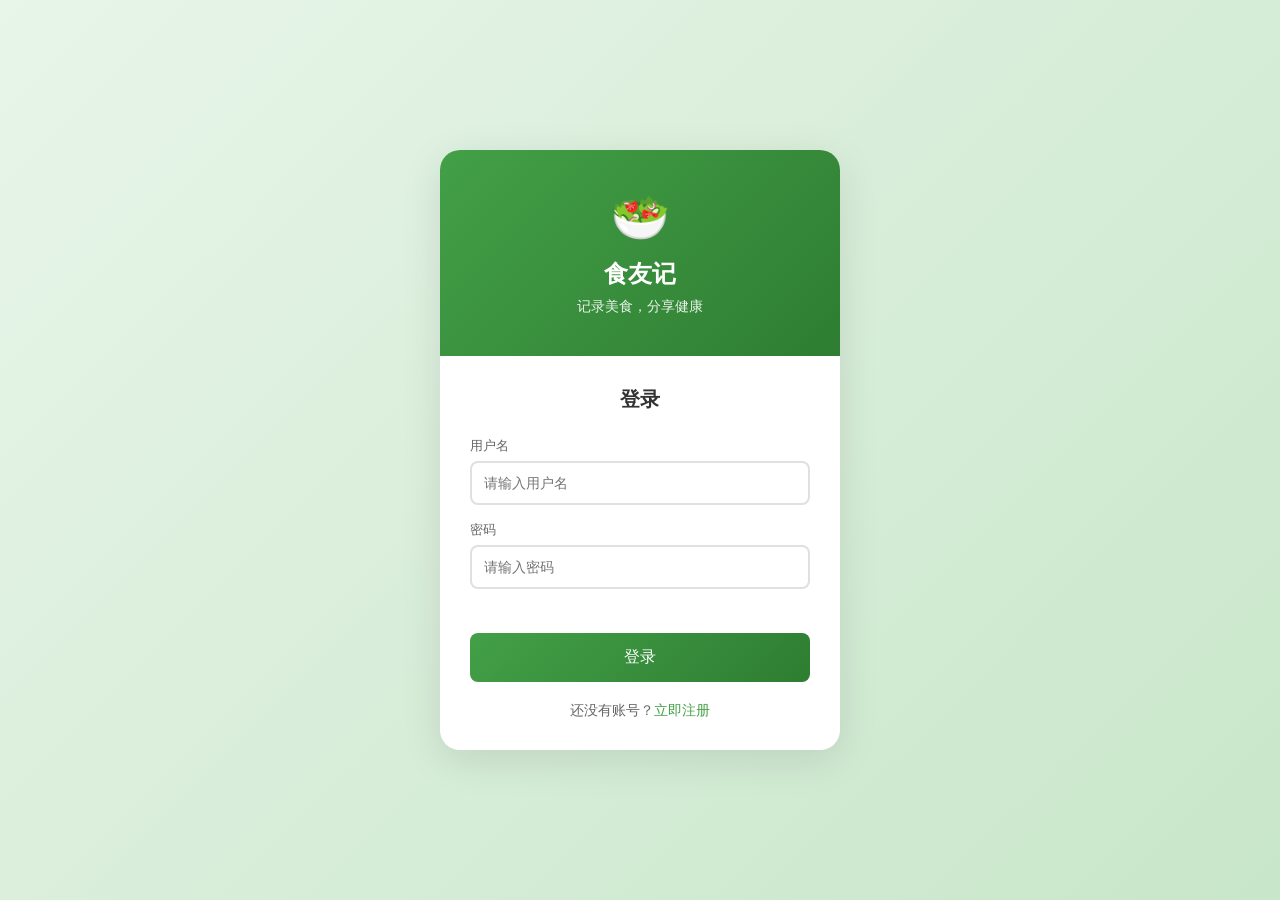
<file: templates/auth.html>
<!DOCTYPE html>
<html lang="zh-CN">
<head>
    <meta charset="UTF-8">
    <meta name="viewport" content="width=device-width, initial-scale=1.0">
    <meta http-equiv="Cache-Control" content="no-cache, no-store, must-revalidate">
    <title>食友记 - 登录</title>
    <link rel="stylesheet" href="/static/css/style.css">
</head>
<body class="auth-body">
    <div class="auth-container">
        <div class="auth-card">
            <div class="auth-header">
                <div class="auth-logo">🥗</div>
                <h1>食友记</h1>
                <p>记录美食，分享健康</p>
            </div>

            <!-- 登录表单 -->
            <div id="loginForm" class="auth-form">
                <h2>登录</h2>
                <div class="form-group">
                    <label>用户名</label>
                    <input type="text" id="loginUsername" placeholder="请输入用户名">
                </div>
                <div class="form-group">
                    <label>密码</label>
                    <input type="password" id="loginPassword" placeholder="请输入密码">
                </div>
                <div class="form-error" id="loginError"></div>
                <button class="auth-btn" onclick="handleLogin()">登录</button>
                <p class="auth-switch">还没有账号？<a href="#" onclick="showRegister()">立即注册</a></p>
            </div>

            <!-- 注册表单 -->
            <div id="registerForm" class="auth-form" style="display: none;">
                <h2>注册</h2>
                <div class="form-group">
                    <label>用户名</label>
                    <input type="text" id="regUsername" placeholder="2-20个字符">
                </div>
                <div class="form-group">
                    <label>密码</label>
                    <input type="password" id="regPassword" placeholder="至少6位">
                </div>
                <div class="form-group">
                    <label>性别</label>
                    <div class="radio-group">
                        <label class="radio-label">
                            <input type="radio" name="gender" value="male" checked> 男
                        </label>
                        <label class="radio-label">
                            <input type="radio" name="gender" value="female"> 女
                        </label>
                    </div>
                </div>
                <div class="form-row">
                    <div class="form-group half">
                        <label>身高 (cm)</label>
                        <input type="number" id="regHeight" placeholder="170">
                    </div>
                    <div class="form-group half">
                        <label>体重 (kg)</label>
                        <input type="number" id="regWeight" placeholder="65">
                    </div>
                </div>
                <div class="form-group">
                    <label>目标</label>
                    <select id="regGoal">
                        <option value="lose_weight">减重</option>
                        <option value="gain_muscle">增肌</option>
                        <option value="maintain">保持规律饮食</option>
                    </select>
                </div>
                <div class="form-error" id="registerError"></div>
                <button class="auth-btn" onclick="handleRegister()">注册</button>
                <p class="auth-switch">已有账号？<a href="#" onclick="showLogin()">立即登录</a></p>
            </div>
        </div>
    </div>

    <script>
        function showLogin() {
            document.getElementById('loginForm').style.display = 'block';
            document.getElementById('registerForm').style.display = 'none';
        }

        function showRegister() {
            document.getElementById('loginForm').style.display = 'none';
            document.getElementById('registerForm').style.display = 'block';
        }

        async function handleLogin() {
            const username = document.getElementById('loginUsername').value.trim();
            const password = document.getElementById('loginPassword').value;
            const errorEl = document.getElementById('loginError');

            if (!username || !password) {
                errorEl.textContent = '请输入用户名和密码';
                return;
            }

            try {
                const response = await fetch('/api/login', {
                    method: 'POST',
                    headers: { 'Content-Type': 'application/json' },
                    body: JSON.stringify({ username, password })
                });
                const result = await response.json();
                console.log('Login result:', result);

                if (result.success) {
                    // 管理员跳转后台，普通用户跳转主页
                    console.log('is_admin:', result.is_admin);
                    if (result.is_admin) {
                        window.location.href = '/admin';
                    } else {
                        window.location.href = '/';
                    }
                } else {
                    errorEl.textContent = result.error || '登录失败';
                }
            } catch (error) {
                errorEl.textContent = '网络错误，请重试';
            }
        }

        async function handleRegister() {
            const username = document.getElementById('regUsername').value.trim();
            const password = document.getElementById('regPassword').value;
            const gender = document.querySelector('input[name="gender"]:checked').value;
            const height = document.getElementById('regHeight').value;
            const weight = document.getElementById('regWeight').value;
            const goal = document.getElementById('regGoal').value;
            const errorEl = document.getElementById('registerError');

            if (!username || !password) {
                errorEl.textContent = '请输入用户名和密码';
                return;
            }

            try {
                const response = await fetch('/api/register', {
                    method: 'POST',
                    headers: { 'Content-Type': 'application/json' },
                    body: JSON.stringify({ username, password, gender, height, weight, goal })
                });
                const result = await response.json();

                if (result.success) {
                    // 管理员跳转后台，普通用户跳转主页
                    if (result.is_admin) {
                        window.location.href = '/admin';
                    } else {
                        window.location.href = '/';
                    }
                } else {
                    errorEl.textContent = result.error || '注册失败';
                }
            } catch (error) {
                errorEl.textContent = '网络错误，请重试';
            }
        }

        // 回车键提交
        document.getElementById('loginPassword').addEventListener('keypress', (e) => {
            if (e.key === 'Enter') handleLogin();
        });
        document.getElementById('regGoal').addEventListener('keypress', (e) => {
            if (e.key === 'Enter') handleRegister();
        });
    </script>
</body>
</html>
</file>
<file: static/css/style.css>
/* 全局样式 */
* {
    margin: 0;
    padding: 0;
    box-sizing: border-box;
}

body {
    font-family: -apple-system, BlinkMacSystemFont, 'Segoe UI', Roboto, 'Helvetica Neue', Arial, sans-serif;
    background: linear-gradient(135deg, #e8f5e9 0%, #c8e6c9 100%);
    min-height: 100vh;
}

/* ========== 登录页面样式 ========== */
.auth-body {
    display: flex;
    justify-content: center;
    align-items: center;
    min-height: 100vh;
    padding: 20px;
}

.auth-container {
    width: 100%;
    max-width: 400px;
}

.auth-card {
    background: #fff;
    border-radius: 20px;
    box-shadow: 0 10px 40px rgba(0,0,0,0.1);
    overflow: hidden;
}

.auth-header {
    background: linear-gradient(135deg, #43a047 0%, #2e7d32 100%);
    color: #fff;
    padding: 40px 20px;
    text-align: center;
}

.auth-logo {
    font-size: 48px;
    margin-bottom: 12px;
}

.auth-header h1 {
    font-size: 24px;
    margin-bottom: 8px;
}

.auth-header p {
    opacity: 0.9;
    font-size: 14px;
}

.auth-form {
    padding: 30px;
}

.auth-form h2 {
    font-size: 20px;
    color: #333;
    margin-bottom: 24px;
    text-align: center;
}

.form-group {
    margin-bottom: 16px;
}

.form-group label {
    display: block;
    font-size: 13px;
    color: #666;
    margin-bottom: 6px;
}

.form-group input,
.form-group select {
    width: 100%;
    padding: 12px;
    border: 2px solid #e0e0e0;
    border-radius: 8px;
    font-size: 14px;
    outline: none;
    transition: border-color 0.2s;
}

.form-group input:focus,
.form-group select:focus {
    border-color: #43a047;
}

.form-row {
    display: flex;
    gap: 12px;
}

.form-group.half {
    flex: 1;
}

.radio-group {
    display: flex;
    gap: 20px;
}

.radio-label {
    display: flex;
    align-items: center;
    gap: 6px;
    cursor: pointer;
}

.form-error {
    color: #d32f2f;
    font-size: 13px;
    min-height: 20px;
    margin-bottom: 8px;
}

.auth-btn {
    width: 100%;
    padding: 14px;
    background: linear-gradient(135deg, #43a047 0%, #2e7d32 100%);
    color: #fff;
    border: none;
    border-radius: 8px;
    font-size: 16px;
    font-weight: 500;
    cursor: pointer;
    transition: opacity 0.2s;
}

.auth-btn:hover {
    opacity: 0.9;
}

.auth-switch {
    text-align: center;
    margin-top: 20px;
    font-size: 14px;
    color: #666;
}

.auth-switch a {
    color: #43a047;
    text-decoration: none;
    font-weight: 500;
}

/* ========== 主页面布局 ========== */
.main-container {
    height: 100vh;
    display: flex;
    flex-direction: column;
    background: #fff;
}

.header {
    display: flex;
    justify-content: space-between;
    align-items: center;
    padding: 12px 20px;
    background: linear-gradient(135deg, #43a047 0%, #2e7d32 100%);
    color: #fff;
}

.header h1 {
    font-size: 20px;
    font-weight: 600;
}

.header-actions {
    display: flex;
    align-items: center;
    gap: 8px;
}

.user-name {
    font-size: 14px;
    margin-right: 8px;
}

.header-btn {
    background: rgba(255,255,255,0.2);
    border: none;
    padding: 8px;
    border-radius: 8px;
    cursor: pointer;
    color: #fff;
    transition: background 0.2s;
    display: flex;
    align-items: center;
    justify-content: center;
}

.header-btn:hover {
    background: rgba(255,255,255,0.3);
}

.logout-btn:hover {
    background: rgba(255,0,0,0.3);
}

/* 内容区域 */
.content-wrapper {
    flex: 1;
    display: flex;
    overflow: hidden;
}

/* 左侧面板 */
.left-panel {
    flex: 1;
    display: flex;
    flex-direction: column;
    border-right: 1px solid #e0e0e0;
    min-width: 0;
}

/* 右侧面板 */
.right-panel {
    width: 350px;
    display: flex;
    flex-direction: column;
    background: #fafafa;
}

.panel-section {
    flex: 1;
    display: flex;
    flex-direction: column;
    overflow: hidden;
}

.records-section {
    border-bottom: 1px solid #e0e0e0;
}

.section-header {
    padding: 12px 16px;
    background: #fff;
    border-bottom: 1px solid #e0e0e0;
    display: flex;
    justify-content: space-between;
    align-items: center;
    cursor: pointer;
    user-select: none;
}

.section-header:hover {
    background: #f9f9f9;
}

.section-header h3 {
    font-size: 14px;
    color: #333;
    margin: 0;
}

.section-toggle {
    transition: transform 0.3s;
    color: #999;
    flex-shrink: 0;
}

.section-header.collapsed .section-toggle {
    transform: rotate(-90deg);
}

.section-body {
    overflow: hidden;
    transition: max-height 0.3s ease;
}

.panel-section.collapsed .section-body {
    max-height: 0 !important;
}

.records-list,
.messages-list {
    flex: 1;
    overflow-y: auto;
    padding: 12px;
}

.empty-tip {
    text-align: center;
    color: #999;
    font-size: 13px;
    padding: 30px;
}

/* 记录项 */
.record-item {
    background: #fff;
    border-radius: 8px;
    padding: 12px;
    margin-bottom: 8px;
    box-shadow: 0 1px 3px rgba(0,0,0,0.08);
}

.record-header {
    display: flex;
    justify-content: space-between;
    align-items: center;
    margin-bottom: 8px;
}

.record-type {
    font-size: 13px;
    color: #43a047;
    font-weight: 500;
}

.record-time {
    font-size: 11px;
    color: #999;
}

.record-calories {
    font-size: 18px;
    font-weight: 600;
    color: #333;
}

.record-calories span {
    font-size: 12px;
    font-weight: 400;
    color: #666;
}

.record-actions {
    margin-top: 8px;
    display: flex;
    justify-content: flex-end;
}

.record-delete-btn {
    background: none;
    border: none;
    color: #999;
    font-size: 12px;
    cursor: pointer;
    padding: 4px 8px;
}

.record-delete-btn:hover {
    color: #d32f2f;
}

/* 留言项 */
.message-item {
    background: #fff;
    border-radius: 8px;
    padding: 12px;
    margin-bottom: 8px;
    box-shadow: 0 1px 3px rgba(0,0,0,0.08);
}

.message-item.clickable {
    cursor: pointer;
    transition: all 0.2s;
}

.message-item.clickable:hover {
    background: #e8f5e9;
    transform: translateX(4px);
}

.message-header {
    display: flex;
    justify-content: space-between;
    align-items: center;
    margin-bottom: 6px;
}

.message-from {
    font-size: 13px;
    color: #43a047;
    font-weight: 500;
}

.message-time {
    font-size: 11px;
    color: #999;
}

.message-content {
    font-size: 13px;
    color: #333;
    line-height: 1.5;
}

/* 主页留言中的饮食记录引用 */
.message-meal-ref {
    display: flex;
    align-items: center;
    gap: 6px;
    padding: 6px 10px;
    background: #f1f8e9;
    border-radius: 6px;
    margin-bottom: 8px;
    font-size: 12px;
}

.meal-ref-icon {
    font-size: 14px;
}

.meal-ref-text {
    color: #558b2f;
    flex: 1;
    overflow: hidden;
    text-overflow: ellipsis;
    white-space: nowrap;
}

/* ========== 对话区域 ========== */
.chat-container {
    flex: 1;
    overflow-y: auto;
    padding: 20px;
    display: flex;
    flex-direction: column;
    gap: 16px;
}

.welcome-message {
    text-align: center;
    padding: 40px 20px;
    color: #666;
}

.welcome-icon {
    font-size: 48px;
    margin-bottom: 16px;
}

.welcome-message h2 {
    font-size: 20px;
    color: #333;
    margin-bottom: 12px;
}

.welcome-message p {
    font-size: 14px;
    line-height: 1.6;
}

.welcome-message .example {
    margin-top: 16px;
    padding: 12px;
    background: #f5f5f5;
    border-radius: 8px;
    color: #888;
    font-size: 13px;
}

.bottom-input-area {
    flex: 0 0 auto; /* 关键：固定高度，不拉伸 */
    background: #fff;
    border-top: 1px solid #e0e0e0;
}

/* 模式选择器 */
.mode-selector {
    display: flex;
    padding: 8px 16px;
    gap: 8px;
    background: #f5f5f5;
    border-bottom: 1px solid #e0e0e0;
}

.mode-btn {
    flex: 1;
    padding: 10px;
    border: none;
    border-radius: 8px;
    background: transparent;
    cursor: pointer;
    font-size: 13px;
    color: #666;
    transition: all 0.2s;
}

.mode-btn:hover {
    background: rgba(67, 160, 71, 0.1);
}

.mode-btn.active {
    background: #fff;
    color: #43a047;
    font-weight: 500;
    box-shadow: 0 1px 3px rgba(0,0,0,0.1);
}

.meal-selector.hidden {
    display: none;
}

/* AI 聊天回复样式 */
.chat-reply {
    background: #f5f5f5;
    border-radius: 16px;
    padding: 16px;
    font-size: 14px;
    line-height: 1.8;
    color: #333;
    border-bottom-left-radius: 4px;
}

.chat-reply p {
    margin: 0 0 12px 0;
}

.chat-reply p:last-child {
    margin-bottom: 0;
}

.chat-reply strong {
    color: #2e7d32;
    font-weight: 600;
}

.chat-reply em {
    font-style: italic;
    color: #555;
}

.chat-reply .list-number {
    color: #43a047;
    font-weight: 600;
    margin-right: 4px;
}

.chat-reply .list-bullet {
    color: #43a047;
    margin-right: 6px;
}

/* 回复操作按钮组 */
.reply-actions {
    display: flex;
    align-items: center;
    gap: 8px;
    margin-top: 12px;
}

/* AI 反馈按钮 */
.feedback-btn {
    display: inline-flex;
    align-items: center;
    justify-content: center;
    width: 32px;
    height: 32px;
    background: #fff;
    border: 1px solid #e0e0e0;
    border-radius: 50%;
    font-size: 14px;
    cursor: pointer;
    transition: all 0.2s;
}

.feedback-btn:hover {
    background: #f5f5f5;
    transform: scale(1.1);
}

.feedback-btn.like-feedback:hover,
.feedback-btn.like-feedback.active {
    background: #e8f5e9;
    border-color: #43a047;
}

.feedback-btn.dislike-feedback:hover,
.feedback-btn.dislike-feedback.active {
    background: #ffebee;
    border-color: #e53935;
}

.feedback-btn.active {
    transform: scale(1.1);
}

/* 分享按钮 */
.share-btn {
    display: inline-flex;
    align-items: center;
    gap: 4px;
    padding: 6px 12px;
    background: #fff;
    border: 1px solid #e0e0e0;
    border-radius: 16px;
    font-size: 12px;
    color: #666;
    cursor: pointer;
    transition: all 0.2s;
    margin-left: auto;
}

.share-btn:hover {
    background: #e8f5e9;
    border-color: #43a047;
    color: #43a047;
}

/* 分享弹窗 */
.share-modal-content {
    max-width: 360px;
}

.share-preview {
    display: flex;
    justify-content: center;
    padding: 16px;
    background: #f5f5f5;
    border-radius: 8px;
}

.share-card {
    width: 300px;
    background: linear-gradient(135deg, #e8f5e9 0%, #c8e6c9 100%);
    border-radius: 12px;
    padding: 20px;
    box-shadow: 0 4px 12px rgba(0,0,0,0.1);
}

.share-header {
    display: flex;
    align-items: center;
    gap: 8px;
    margin-bottom: 16px;
    padding-bottom: 12px;
    border-bottom: 1px dashed rgba(67, 160, 71, 0.3);
}

.share-logo {
    font-size: 24px;
}

.share-title {
    font-size: 16px;
    font-weight: 600;
    color: #2e7d32;
}

.share-content {
    font-size: 14px;
    line-height: 1.8;
    color: #333;
    min-height: 100px;
    max-height: 300px;
    overflow: hidden;
}

.share-content p {
    margin: 0 0 8px 0;
}

.share-content strong {
    color: #2e7d32;
}

.share-footer {
    margin-top: 16px;
    padding-top: 12px;
    border-top: 1px dashed rgba(67, 160, 71, 0.3);
    text-align: center;
    font-size: 11px;
    color: #888;
}

.share-actions {
    display: flex;
    justify-content: center;
    margin-top: 16px;
}

.share-btn-primary {
    display: flex;
    align-items: center;
    gap: 8px;
    padding: 12px 32px;
    background: linear-gradient(135deg, #43a047 0%, #2e7d32 100%);
    color: #fff;
    border: none;
    border-radius: 24px;
    font-size: 15px;
    cursor: pointer;
    transition: opacity 0.2s;
}

.share-btn-primary:hover {
    opacity: 0.9;
}

.share-tip {
    text-align: center;
    font-size: 12px;
    color: #999;
    margin-top: 12px;
}

.meal-selector {
    display: flex;
    padding: 8px 16px;
    gap: 8px;
    background: #fff;
    border-bottom: 1px solid #f0f0f0;
}

.meal-btn {
    flex: 1;
    display: flex;
    flex-direction: row;
    align-items: center;
    justify-content: center;
    gap: 6px;
    padding: 8px 6px;
    border: 2px solid transparent;
    border-radius: 20px;
    background: #f5f5f5;
    cursor: pointer;
    transition: all 0.2s;
    font-size: 13px;
    color: #666;
}

.meal-btn:hover {
    border-color: #81c784;
}

.meal-btn.active {
    border-color: #43a047;
    background: #e8f5e9;
    color: #2e7d32;
}

.meal-icon {
    font-size: 16px;
}

.input-container {
    display: flex;
    padding: 12px 16px;
    gap: 12px;
    background: #fff;
}

#messageInput {
    flex: 1;
    padding: 12px 16px;
    border: 2px solid #e0e0e0;
    border-radius: 24px;
    font-size: 14px;
    outline: none;
    transition: border-color 0.2s;
}

#messageInput:focus {
    border-color: #43a047;
}

.send-btn {
    width: 48px;
    height: 48px;
    border: none;
    border-radius: 50%;
    background: linear-gradient(135deg, #43a047 0%, #2e7d32 100%);
    color: #fff;
    cursor: pointer;
    display: flex;
    align-items: center;
    justify-content: center;
    transition: transform 0.2s, opacity 0.2s;
}

.send-btn:hover {
    transform: scale(1.05);
}

.send-btn:disabled {
    opacity: 0.5;
    cursor: not-allowed;
    transform: none;
}

/* ========== 拍照识别按钮 ========== */
.camera-btn {
    width: 48px;
    height: 48px;
    border: 2px solid #e0e0e0;
    border-radius: 50%;
    background: #fff;
    color: #666;
    cursor: pointer;
    display: flex;
    align-items: center;
    justify-content: center;
    transition: all 0.2s;
    flex-shrink: 0;
}

.camera-btn:hover {
    border-color: #43a047;
    color: #43a047;
    background: #e8f5e9;
}

/* ========== 拍照识别弹窗 ========== */
.camera-modal-content {
    max-width: 500px;
    width: 90%;
}

.camera-choose {
    display: flex;
    gap: 16px;
    justify-content: center;
    padding: 30px 0;
}

.camera-choose-btn {
    display: flex;
    flex-direction: column;
    align-items: center;
    gap: 12px;
    padding: 24px 32px;
    border: 2px solid #e0e0e0;
    border-radius: 16px;
    background: #fff;
    color: #666;
    cursor: pointer;
    transition: all 0.2s;
    font-size: 14px;
}

.camera-choose-btn:hover {
    border-color: #43a047;
    color: #43a047;
    background: #e8f5e9;
}

.camera-preview {
    display: flex;
    flex-direction: column;
    align-items: center;
}

.camera-preview video {
    width: 100%;
    max-height: 360px;
    border-radius: 12px;
    background: #000;
    object-fit: cover;
}

.camera-actions {
    display: flex;
    justify-content: center;
    gap: 16px;
    padding: 16px 0;
}

.camera-action-btn {
    padding: 10px 24px;
    border: none;
    border-radius: 24px;
    font-size: 14px;
    cursor: pointer;
    transition: all 0.2s;
}

.capture-btn {
    width: 56px;
    height: 56px;
    border-radius: 50%;
    background: #fff;
    border: 4px solid #43a047;
    padding: 0;
    display: flex;
    align-items: center;
    justify-content: center;
    color: #43a047;
}

.capture-btn:hover {
    background: #e8f5e9;
    transform: scale(1.05);
}

.retake-btn {
    background: #f5f5f5;
    color: #666;
    border: 1px solid #e0e0e0;
}

.retake-btn:hover {
    background: #e0e0e0;
}

.confirm-btn {
    background: linear-gradient(135deg, #43a047 0%, #2e7d32 100%);
    color: #fff;
}

.confirm-btn:hover {
    opacity: 0.9;
    transform: scale(1.02);
}

.image-preview-area {
    display: flex;
    flex-direction: column;
    align-items: center;
}

.image-preview-area img {
    width: 100%;
    max-height: 360px;
    border-radius: 12px;
    object-fit: contain;
    background: #f5f5f5;
}

/* 聊天消息中的图片缩略图 */
.user-image-thumbnail {
    max-width: 200px;
    max-height: 150px;
    border-radius: 12px;
    margin-top: 8px;
    object-fit: cover;
    border: 1px solid #e0e0e0;
}

/* ========== 消息气泡 ========== */
.message {
    display: flex;
    flex-direction: column;
    max-width: 85%;
}

.message.user {
    align-self: flex-end;
}

.message.assistant {
    align-self: flex-start;
}

.message-bubble {
    padding: 12px 16px;
    border-radius: 16px;
    font-size: 14px;
    line-height: 1.5;
}

.message.user .message-bubble {
    background: linear-gradient(135deg, #43a047 0%, #2e7d32 100%);
    color: #fff;
    border-bottom-right-radius: 4px;
}

.message.assistant .message-bubble {
    background: #f5f5f5;
    color: #333;
    border-bottom-left-radius: 4px;
}

.message-label {
    font-size: 11px;
    color: #999;
    margin-bottom: 4px;
    padding: 0 4px;
}

.message.user .message-label {
    text-align: right;
}

/* 加载动画 */
.typing-indicator {
    display: flex;
    gap: 4px;
    padding: 16px;
}

.typing-indicator span {
    width: 8px;
    height: 8px;
    background: #43a047;
    border-radius: 50%;
    animation: typing 1.4s infinite ease-in-out;
}

.typing-indicator span:nth-child(1) { animation-delay: 0s; }
.typing-indicator span:nth-child(2) { animation-delay: 0.2s; }
.typing-indicator span:nth-child(3) { animation-delay: 0.4s; }

@keyframes typing {
    0%, 60%, 100% { transform: translateY(0); opacity: 0.6; }
    30% { transform: translateY(-8px); opacity: 1; }
}

/* ========== 结果卡片 ========== */
.result-card {
    background: #fff;
    border: 1px solid #e0e0e0;
    border-radius: 16px;
    overflow: hidden;
    box-shadow: 0 2px 8px rgba(0,0,0,0.08);
}

.result-header {
    background: linear-gradient(135deg, #43a047 0%, #2e7d32 100%);
    color: #fff;
    padding: 16px;
    text-align: center;
}

.total-calories {
    font-size: 36px;
    font-weight: 700;
}

.total-calories span {
    font-size: 16px;
    font-weight: 400;
}

.food-list {
    padding: 16px;
    border-bottom: 1px solid #e0e0e0;
}

.food-item {
    display: flex;
    justify-content: space-between;
    padding: 8px 0;
    border-bottom: 1px dashed #eee;
}

.food-item:last-child {
    border-bottom: none;
}

.food-name {
    color: #333;
}

.food-calories {
    color: #43a047;
    font-weight: 500;
}

.visualizations {
    display: flex;
    justify-content: space-around;
    padding: 16px;
    background: #fafafa;
    border-bottom: 1px solid #e0e0e0;
}

.viz-item {
    text-align: center;
}

.viz-icon {
    font-size: 28px;
    margin-bottom: 4px;
}

.viz-value {
    font-size: 18px;
    font-weight: 600;
    color: #333;
}

.viz-label {
    font-size: 11px;
    color: #888;
}

.health-score {
    display: flex;
    align-items: center;
    justify-content: center;
    padding: 12px;
    gap: 12px;
    border-bottom: 1px solid #e0e0e0;
}

.score-circle {
    width: 40px;
    height: 40px;
    border-radius: 50%;
    display: flex;
    align-items: center;
    justify-content: center;
    font-size: 14px;
    font-weight: 700;
    color: #fff;
}

.score-circle.excellent { background: linear-gradient(135deg, #43a047, #2e7d32); }
.score-circle.good { background: linear-gradient(135deg, #7cb342, #558b2f); }
.score-circle.fair { background: linear-gradient(135deg, #ffa726, #f57c00); }
.score-circle.poor { background: linear-gradient(135deg, #ef5350, #d32f2f); }

.score-text {
    font-size: 13px;
    color: #666;
}

.dietary-advice {
    padding: 16px;
}

.dietary-advice h4 {
    font-size: 14px;
    color: #43a047;
    margin-bottom: 8px;
}

.dietary-advice p {
    font-size: 14px;
    color: #555;
    line-height: 1.6;
}

/* 澄清卡片 */
.clarification-card {
    background: #fff;
    border: 1px solid #e0e0e0;
    border-radius: 16px;
    padding: 16px;
    box-shadow: 0 2px 8px rgba(0,0,0,0.08);
}

.clarification-card h4 {
    font-size: 14px;
    color: #333;
    margin-bottom: 12px;
}

.clarification-item {
    margin-bottom: 16px;
}

.clarification-item:last-child {
    margin-bottom: 0;
}

.clarification-question {
    font-size: 13px;
    color: #666;
    margin-bottom: 8px;
}

.clarification-options {
    display: flex;
    flex-wrap: wrap;
    gap: 8px;
}

.option-btn {
    padding: 10px 16px;
    border: 2px solid #e0e0e0;
    border-radius: 20px;
    background: #fff;
    cursor: pointer;
    font-size: 13px;
    color: #333;
    transition: all 0.2s;
}

.option-btn:hover {
    border-color: #43a047;
    background: #e8f5e9;
}

.option-btn.selected {
    border-color: #43a047;
    background: #43a047;
    color: #fff;
}

.confirm-clarification-btn {
    width: 100%;
    margin-top: 16px;
    padding: 12px;
    background: linear-gradient(135deg, #43a047 0%, #2e7d32 100%);
    color: #fff;
    border: none;
    border-radius: 8px;
    font-size: 14px;
    font-weight: 500;
    cursor: pointer;
}

.confirm-clarification-btn:disabled {
    background: #ccc;
    cursor: not-allowed;
}

/* 错误消息 */
.error-message {
    background: #ffebee;
    color: #c62828;
    padding: 12px 16px;
    border-radius: 8px;
    font-size: 13px;
}

/* ========== 弹窗样式 ========== */
.modal {
    display: none;
    position: fixed;
    top: 0;
    left: 0;
    right: 0;
    bottom: 0;
    background: rgba(0,0,0,0.5);
    justify-content: center;
    align-items: center;
    z-index: 1000;
}

.modal.show,
.modal.active {
    display: flex;
}

.modal-content {
    background: #fff;
    border-radius: 16px;
    width: 90%;
    max-width: 400px;
    max-height: 80vh;
    overflow: hidden;
    display: flex;
    flex-direction: column;
}

.modal-content.modal-large {
    max-width: 500px;
}

.modal-header {
    display: flex;
    justify-content: space-between;
    align-items: center;
    padding: 16px 20px;
    border-bottom: 1px solid #e0e0e0;
}

.modal-header h2 {
    font-size: 18px;
    color: #333;
    margin: 0;
}

.close-btn {
    background: none;
    border: none;
    font-size: 24px;
    color: #999;
    cursor: pointer;
    line-height: 1;
}

.close-btn:hover {
    color: #333;
}

.modal-body {
    padding: 20px;
    overflow-y: auto;
}

.save-btn {
    width: 100%;
    padding: 12px;
    background: linear-gradient(135deg, #43a047 0%, #2e7d32 100%);
    color: #fff;
    border: none;
    border-radius: 8px;
    font-size: 14px;
    font-weight: 500;
    cursor: pointer;
    margin-top: 16px;
}

.save-btn:hover {
    opacity: 0.9;
}

/* 邀请码 */
.invite-code-section {
    margin-bottom: 20px;
}

.invite-code-section label {
    display: block;
    font-size: 13px;
    color: #666;
    margin-bottom: 8px;
}

.invite-code {
    background: #f5f5f5;
    padding: 16px;
    border-radius: 8px;
    text-align: center;
    font-size: 24px;
    font-weight: 600;
    color: #43a047;
    letter-spacing: 4px;
}

/* 添加好友 */
.add-friend-section {
    margin-bottom: 20px;
}

.add-friend-section label {
    display: block;
    font-size: 13px;
    color: #666;
    margin-bottom: 8px;
}

.add-friend-input {
    display: flex;
    gap: 8px;
}

.add-friend-input input {
    flex: 1;
    padding: 10px 12px;
    border: 2px solid #e0e0e0;
    border-radius: 8px;
    font-size: 14px;
    outline: none;
}

.add-friend-input input:focus {
    border-color: #43a047;
}

.add-friend-input button {
    padding: 10px 20px;
    background: linear-gradient(135deg, #43a047 0%, #2e7d32 100%);
    color: #fff;
    border: none;
    border-radius: 8px;
    font-size: 14px;
    cursor: pointer;
}

/* 好友列表 */
.friends-list-section label {
    display: block;
    font-size: 13px;
    color: #666;
    margin-bottom: 8px;
}

.friends-list {
    max-height: 200px;
    overflow-y: auto;
}

.friend-item {
    display: flex;
    justify-content: space-between;
    align-items: center;
    padding: 12px;
    background: #f5f5f5;
    border-radius: 8px;
    margin-bottom: 8px;
    cursor: pointer;
    transition: background 0.2s;
}

.friend-item:hover {
    background: #e8f5e9;
}

.friend-name {
    font-size: 14px;
    color: #333;
    font-weight: 500;
}

.friend-goal {
    font-size: 12px;
    color: #666;
}

/* 好友详情 */
.friend-meals-section {
    margin-bottom: 20px;
}

.friend-meals-section h4,
.leave-message-section h4 {
    font-size: 14px;
    color: #333;
    margin-bottom: 12px;
}

.friend-meals-list {
    max-height: 200px;
    overflow-y: auto;
}

.friend-meal-item {
    background: #f5f5f5;
    padding: 10px 12px;
    border-radius: 8px;
    margin-bottom: 8px;
}

.friend-meal-header {
    display: flex;
    justify-content: space-between;
    margin-bottom: 4px;
}

.friend-meal-type {
    font-size: 13px;
    color: #43a047;
    font-weight: 500;
}

.friend-meal-time {
    font-size: 11px;
    color: #999;
}

.friend-meal-calories {
    font-size: 14px;
    color: #333;
}

.leave-message-input {
    display: flex;
    gap: 8px;
}

.leave-message-input input {
    flex: 1;
    padding: 10px 12px;
    border: 2px solid #e0e0e0;
    border-radius: 8px;
    font-size: 14px;
    outline: none;
}

.leave-message-input button {
    padding: 10px 20px;
    background: linear-gradient(135deg, #43a047 0%, #2e7d32 100%);
    color: #fff;
    border: none;
    border-radius: 8px;
    font-size: 14px;
    cursor: pointer;
}

/* ========== 响应式 ========== */
@media (max-width: 900px) {
    html, body {
        height: 100%;
        overflow: hidden;
    }

    .main-container {
        position: fixed;
        top: 0;
        left: 0;
        right: 0;
        bottom: 0;
        display: flex;
        flex-direction: column;
        overflow: hidden;
    }
    
    .content-wrapper {
        flex: 1 1 0;
        flex-direction: column;
        display: flex;
        min-height: 0;
        overflow: hidden;
    }

    /* 记录/留言区在顶部，按内容高度，不拉伸 */
    .right-panel {
        order: -1;
        width: 100%;
        flex: 0 0 auto;
        border-bottom: 1px solid #e0e0e0;
        overflow: visible;
    }

    /* 对话+输入区填满剩余空间 */
    .left-panel {
        order: 1;
        border-right: none;
        flex: 1 1 0;
        min-height: 0;
        display: flex;
        flex-direction: column;
        overflow: hidden;
    }

    .chat-container {
        flex: 1 1 0;
        min-height: 0;
        max-height: none;
        overflow-y: auto;
    }

    .bottom-input-area {
        flex: 0 0 auto;
    }
    
    .panel-section {
        flex: none;
        max-height: none;
    }

    .panel-section .section-body {
        max-height: 200px;
        overflow-y: auto;
    }

    .panel-section.collapsed .section-body {
        max-height: 0 !important;
    }
    
    .records-section {
        min-height: auto;
    }
    
    .messages-section {
        min-height: auto;
        padding-bottom: 0;
    }
    
    .records-list,
    .messages-list {
        max-height: none;
        overflow-y: visible;
    }
}


@media (max-width: 600px) {
    .meal-btn {
        padding: 6px 4px;
        font-size: 12px;
    }
    
    .meal-icon {
        font-size: 14px;
    }
    
    .right-panel {
        width: 100%;
    }
    
    .header h1 {
        font-size: 16px;
    }
    
    .user-name {
        display: none;
    }
    
    .chat-container {
        max-height: 35vh;
    }
    
    .records-list,
    .messages-list {
        max-height: 150px;
    }
    
    .section-header {
        padding: 10px 12px;
    }
    
    .section-header h3 {
        font-size: 13px;
    }
}

/* ========== 独立页面样式 ========== */
.page-body {
    background: linear-gradient(135deg, #e8f5e9 0%, #c8e6c9 100%);
    min-height: 100vh;
}

.page-container {
    max-width: 500px;
    margin: 0 auto;
    padding: 20px;
}

.page-header {
    display: flex;
    align-items: center;
    gap: 16px;
    margin-bottom: 20px;
}

.page-header h1 {
    font-size: 20px;
    color: #333;
}

.back-btn {
    display: flex;
    align-items: center;
    gap: 4px;
    color: #43a047;
    text-decoration: none;
    font-size: 14px;
    padding: 8px 12px;
    background: #fff;
    border-radius: 8px;
    box-shadow: 0 2px 8px rgba(0,0,0,0.1);
}

.back-btn:hover {
    background: #e8f5e9;
}

.page-content {
    background: #fff;
    border-radius: 16px;
    box-shadow: 0 4px 20px rgba(0,0,0,0.1);
    overflow: hidden;
}

/* 设置页面 */
.settings-card {
    padding: 30px;
}

.user-avatar {
    width: 80px;
    height: 80px;
    background: linear-gradient(135deg, #43a047 0%, #2e7d32 100%);
    border-radius: 50%;
    display: flex;
    align-items: center;
    justify-content: center;
    margin: 0 auto 12px;
}

.user-avatar span {
    font-size: 32px;
    color: #fff;
    font-weight: 600;
}

.username-display {
    text-align: center;
    font-size: 18px;
    font-weight: 600;
    color: #333;
    margin-bottom: 24px;
}

.settings-form {
    margin-bottom: 24px;
}

.form-actions {
    margin-top: 24px;
}

.invite-code-card {
    background: #f5f5f5;
    border-radius: 12px;
    padding: 20px;
    text-align: center;
}

.invite-code-card label {
    display: block;
    font-size: 13px;
    color: #666;
    margin-bottom: 12px;
}

.invite-code-display {
    display: flex;
    align-items: center;
    justify-content: center;
    gap: 12px;
}

.invite-code-display span {
    font-size: 24px;
    font-weight: 600;
    color: #43a047;
    letter-spacing: 3px;
}

.copy-btn {
    padding: 8px 16px;
    background: #43a047;
    color: #fff;
    border: none;
    border-radius: 6px;
    font-size: 13px;
    cursor: pointer;
}

.copy-btn:hover {
    background: #2e7d32;
}

.invite-tip {
    margin-top: 12px;
    font-size: 12px;
    color: #999;
}

/* 好友页面 */
.friends-card {
    padding: 20px;
    border-bottom: 1px solid #e0e0e0;
}

.friends-card:last-child {
    border-bottom: none;
}

.friends-card h3 {
    font-size: 16px;
    color: #333;
    margin-bottom: 16px;
}

.add-friend-form {
    display: flex;
    gap: 8px;
}

.add-friend-form input {
    flex: 1;
    padding: 12px;
    border: 2px solid #e0e0e0;
    border-radius: 8px;
    font-size: 14px;
    outline: none;
}

.add-friend-form input:focus {
    border-color: #43a047;
}

.add-friend-form button {
    padding: 12px 24px;
    background: linear-gradient(135deg, #43a047 0%, #2e7d32 100%);
    color: #fff;
    border: none;
    border-radius: 8px;
    font-size: 14px;
    cursor: pointer;
}

.error-message {
    color: #d32f2f;
    font-size: 13px;
    margin-top: 8px;
    min-height: 20px;
}

.friend-item {
    display: flex;
    align-items: center;
    padding: 12px;
    background: #f5f5f5;
    border-radius: 10px;
    margin-bottom: 8px;
    cursor: pointer;
    transition: all 0.2s;
}

.friend-item:hover {
    background: #e8f5e9;
    transform: translateX(4px);
}

.friend-avatar {
    width: 44px;
    height: 44px;
    background: linear-gradient(135deg, #43a047 0%, #2e7d32 100%);
    border-radius: 50%;
    display: flex;
    align-items: center;
    justify-content: center;
    color: #fff;
    font-weight: 600;
    font-size: 18px;
    margin-right: 12px;
}

.friend-info {
    flex: 1;
}

.friend-name {
    font-size: 15px;
    font-weight: 500;
    color: #333;
}

.friend-goal {
    font-size: 12px;
    color: #888;
    margin-top: 2px;
}

.arrow-icon {
    color: #ccc;
}

/* 好友详情弹窗 */
.modal.active {
    display: flex;
}

.friend-info-card {
    background: #f5f5f5;
    padding: 12px 16px;
    border-radius: 8px;
    margin-bottom: 20px;
}

.friend-info-card p {
    font-size: 14px;
    color: #666;
}

.friend-info-card span:first-child {
    color: #999;
}

.chat-history-section {
    margin-top: 20px;
}

.chat-history-section h4 {
    font-size: 14px;
    color: #333;
    margin-bottom: 12px;
}

.chat-history {
    max-height: 200px;
    overflow-y: auto;
    background: #f9f9f9;
    border-radius: 8px;
    padding: 12px;
}

.chat-message {
    margin-bottom: 12px;
}

.chat-message.sent {
    text-align: right;
}

.chat-message.received {
    text-align: left;
}

.chat-sender {
    font-size: 11px;
    color: #999;
    margin-bottom: 4px;
}

.chat-bubble {
    display: inline-block;
    padding: 8px 12px;
    border-radius: 12px;
    max-width: 80%;
    font-size: 13px;
    line-height: 1.4;
}

.chat-message.sent .chat-bubble {
    background: linear-gradient(135deg, #43a047 0%, #2e7d32 100%);
    color: #fff;
    border-bottom-right-radius: 4px;
}

.chat-message.received .chat-bubble {
    background: #fff;
    color: #333;
    border-bottom-left-radius: 4px;
}

.chat-time {
    font-size: 10px;
    color: #bbb;
    margin-top: 4px;
}

.message-input-group {
    display: flex;
    gap: 8px;
}

.message-input-group input {
    flex: 1;
    padding: 10px 12px;
    border: 2px solid #e0e0e0;
    border-radius: 8px;
    font-size: 14px;
    outline: none;
}

.message-input-group input:focus {
    border-color: #43a047;
}

.message-input-group button {
    padding: 10px 20px;
    background: linear-gradient(135deg, #43a047 0%, #2e7d32 100%);
    color: #fff;
    border: none;
    border-radius: 8px;
    font-size: 14px;
    cursor: pointer;
}

/* 饮食记录食物详情 */
.record-foods {
    font-size: 12px;
    color: #888;
    margin-top: 6px;
    padding-top: 6px;
    border-top: 1px dashed #eee;
    line-height: 1.4;
}

.record-delete {
    background: none;
    border: none;
    color: #999;
    font-size: 12px;
    cursor: pointer;
    padding: 4px 8px;
    margin-top: 8px;
}

.record-delete:hover {
    color: #d32f2f;
}

/* 饮食记录点赞统计 */
.record-reactions {
    display: flex;
    gap: 12px;
    margin-top: 8px;
    padding-top: 8px;
    border-top: 1px dashed #eee;
}

.reaction-stat {
    display: flex;
    align-items: center;
    gap: 4px;
    font-size: 12px;
    color: #666;
}

.like-stat {
    color: #43a047;
}

.dislike-stat {
    color: #999;
}

.record-icon {
    margin-right: 6px;
}

.record-date {
    font-size: 12px;
    color: #999;
    margin-left: auto;
    margin-right: 12px;
}

/* 好友饮食记录项 */
.meal-record-item {
    background: #f5f5f5;
    padding: 12px;
    border-radius: 8px;
    margin-bottom: 8px;
}

.meal-header {
    display: flex;
    align-items: center;
    gap: 8px;
}

.meal-icon {
    font-size: 16px;
}

.meal-type {
    font-size: 13px;
    color: #43a047;
    font-weight: 500;
}

.meal-date {
    font-size: 12px;
    color: #999;
    margin-left: auto;
}

.meal-calories {
    font-size: 14px;
    font-weight: 600;
    color: #333;
}

.meal-foods {
    font-size: 12px;
    color: #888;
    margin-top: 6px;
    padding-top: 6px;
    border-top: 1px dashed #ddd;
}

/* 饮食点赞/点踩按钮 */
.meal-reactions {
    display: flex;
    gap: 12px;
    margin-top: 10px;
    padding-top: 10px;
    border-top: 1px dashed #ddd;
}

.reaction-btn {
    display: flex;
    align-items: center;
    gap: 4px;
    padding: 6px 12px;
    border: 1px solid #e0e0e0;
    border-radius: 16px;
    background: #fff;
    cursor: pointer;
    transition: all 0.2s;
    font-size: 13px;
}

.reaction-btn:hover {
    border-color: #43a047;
    background: #f1f8e9;
}

.reaction-btn.active {
    border-color: #43a047;
    background: #e8f5e9;
}

.reaction-btn.like-btn.active {
    border-color: #43a047;
    background: #e8f5e9;
    color: #2e7d32;
}

.reaction-btn.dislike-btn.active {
    border-color: #d32f2f;
    background: #ffebee;
    color: #c62828;
}

.reaction-icon {
    font-size: 14px;
}

.reaction-count {
    font-size: 12px;
    color: #666;
    min-width: 12px;
    text-align: center;
}

/* 评论按钮 */
.comment-btn {
    margin-left: auto;
}

.comment-btn span:last-child {
    font-size: 12px;
}

/* 评论饮食记录提示 */
.commenting-meal-info {
    display: flex;
    align-items: center;
    gap: 8px;
    padding: 8px 12px;
    background: #e8f5e9;
    border-radius: 8px;
    margin-bottom: 8px;
    font-size: 13px;
}

.commenting-label {
    color: #43a047;
    font-weight: 500;
    white-space: nowrap;
}

#commentingMealText {
    color: #666;
    flex: 1;
    overflow: hidden;
    text-overflow: ellipsis;
    white-space: nowrap;
}

.cancel-comment-btn {
    padding: 4px 10px;
    background: #fff;
    border: 1px solid #ddd;
    border-radius: 4px;
    font-size: 12px;
    color: #666;
    cursor: pointer;
    white-space: nowrap;
}

.cancel-comment-btn:hover {
    background: #f5f5f5;
    border-color: #ccc;
}

/* 留言中的饮食记录引用 */
.chat-meal-ref {
    font-size: 11px;
    padding: 4px 8px;
    background: rgba(67, 160, 71, 0.1);
    border-radius: 4px;
    margin-bottom: 4px;
    display: flex;
    gap: 4px;
    flex-wrap: wrap;
}

.meal-ref-label {
    color: #43a047;
    font-weight: 500;
}

.meal-ref-content {
    color: #666;
}

.chat-message.sent .chat-meal-ref {
    background: rgba(255, 255, 255, 0.2);
}

.chat-message.sent .meal-ref-label,
.chat-message.sent .meal-ref-content {
    color: rgba(255, 255, 255, 0.9);
}
</file>
